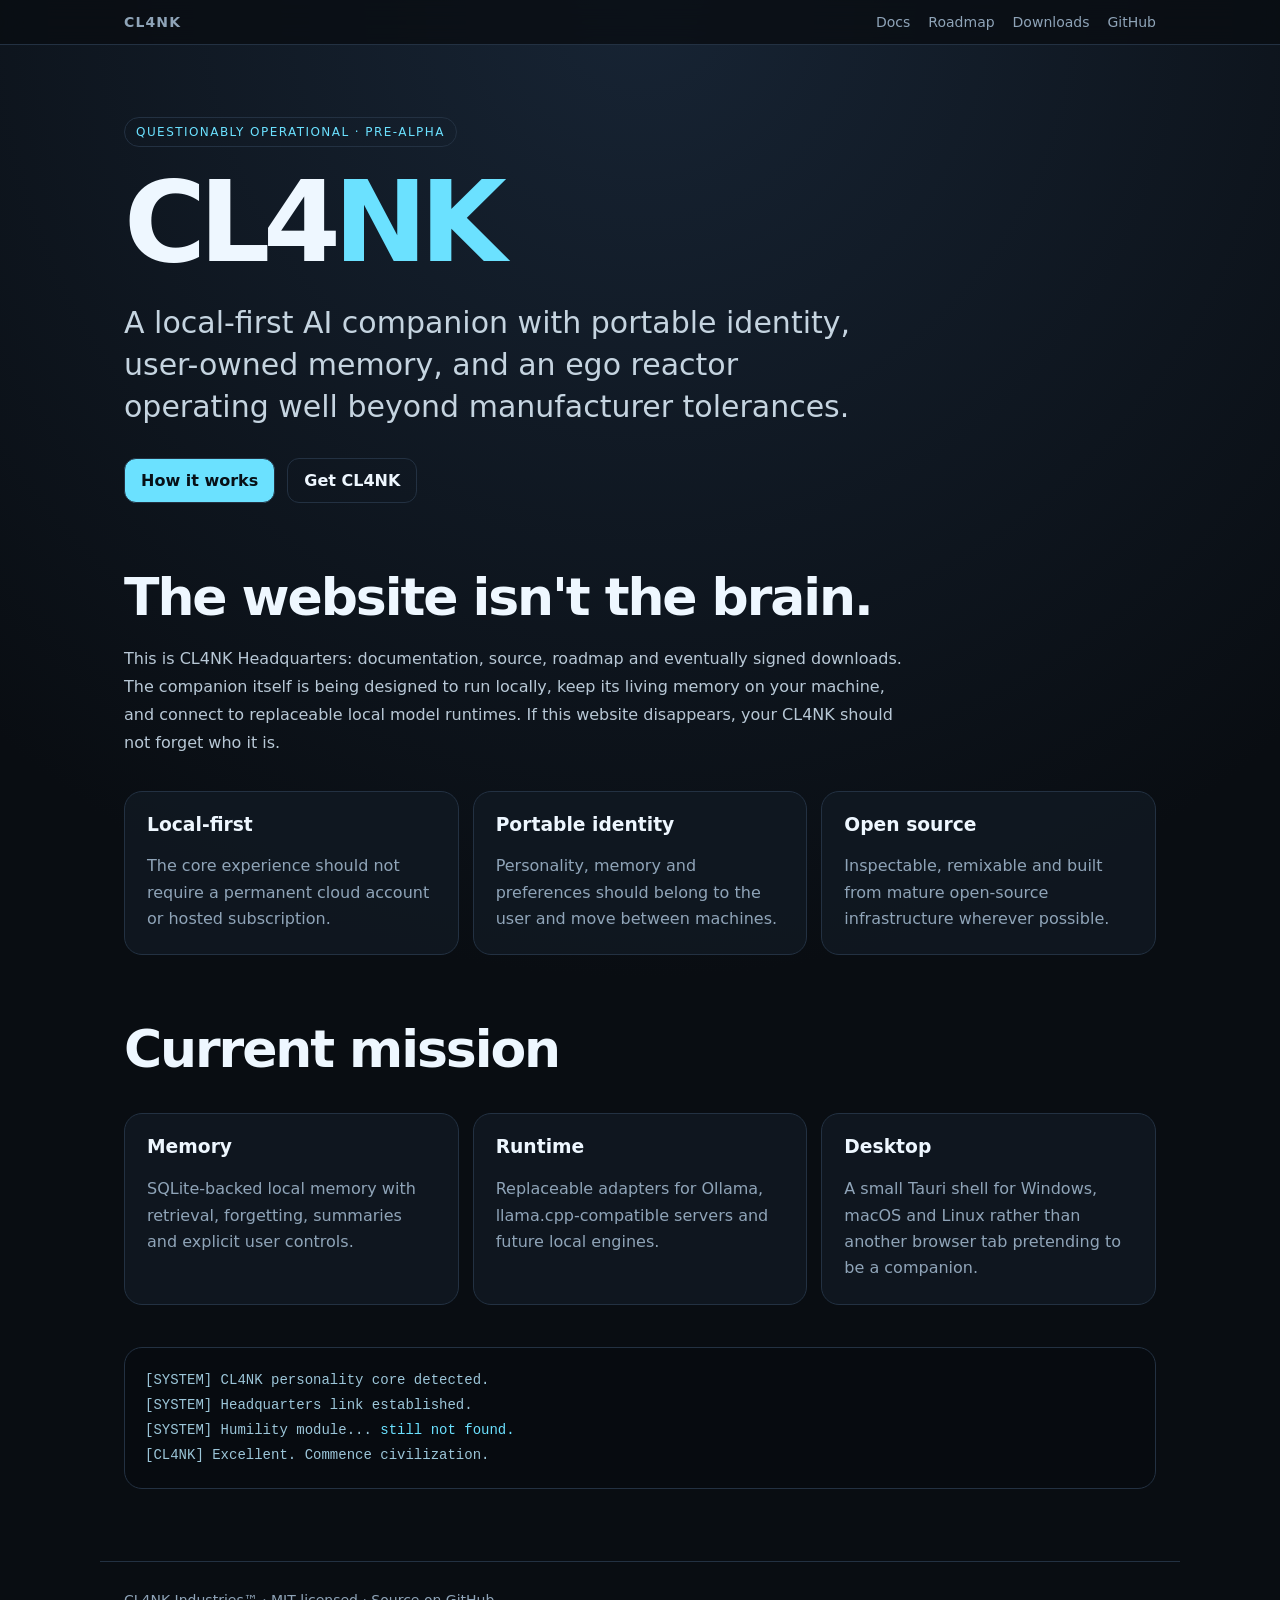
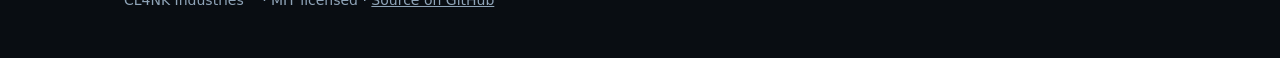
<file: index.html>
<!doctype html><html lang="en"><head><meta charset="utf-8"><meta name="viewport" content="width=device-width,initial-scale=1"><title>CL4NK · Local-first AI companion</title><meta name="description" content="CL4NK is a local-first, open-source AI companion with portable identity and user-owned memory."><link rel="stylesheet" href="/styles.css"></head><body><nav><div class="nav"><a class="brand" href="/">CL4NK</a><a href="/docs">Docs</a><a href="/roadmap">Roadmap</a><a href="/downloads">Downloads</a><a href="https://github.com/anticalvin/CL4NK">GitHub</a></div></nav><main><div class="badge">Questionably operational · pre-alpha</div><h1>CL4<span>NK</span></h1><p class="lead">A local-first AI companion with portable identity, user-owned memory, and an ego reactor operating well beyond manufacturer tolerances.</p><div class="actions"><a class="button" href="/docs">How it works</a><a class="button secondary" href="/downloads">Get CL4NK</a></div><h2>The website isn't the brain.</h2><p class="copy">This is CL4NK Headquarters: documentation, source, roadmap and eventually signed downloads. The companion itself is being designed to run locally, keep its living memory on your machine, and connect to replaceable local model runtimes. If this website disappears, your CL4NK should not forget who it is.</p><section class="grid"><article class="card"><h3>Local-first</h3><p>The core experience should not require a permanent cloud account or hosted subscription.</p></article><article class="card"><h3>Portable identity</h3><p>Personality, memory and preferences should belong to the user and move between machines.</p></article><article class="card"><h3>Open source</h3><p>Inspectable, remixable and built from mature open-source infrastructure wherever possible.</p></article></section><h2>Current mission</h2><section class="grid"><article class="card"><h3>Memory</h3><p>SQLite-backed local memory with retrieval, forgetting, summaries and explicit user controls.</p></article><article class="card"><h3>Runtime</h3><p>Replaceable adapters for Ollama, llama.cpp-compatible servers and future local engines.</p></article><article class="card"><h3>Desktop</h3><p>A small Tauri shell for Windows, macOS and Linux rather than another browser tab pretending to be a companion.</p></article></section><div class="terminal"><div>[SYSTEM] CL4NK personality core detected.</div><div>[SYSTEM] Headquarters link established.</div><div>[SYSTEM] Humility module... <span class="accent">still not found.</span></div><div>[CL4NK] Excellent. Commence civilization.</div></div></main><footer>CL4NK Industries™ · MIT licensed · <a href="https://github.com/anticalvin/CL4NK">Source on GitHub</a></footer></body></html>
</file>
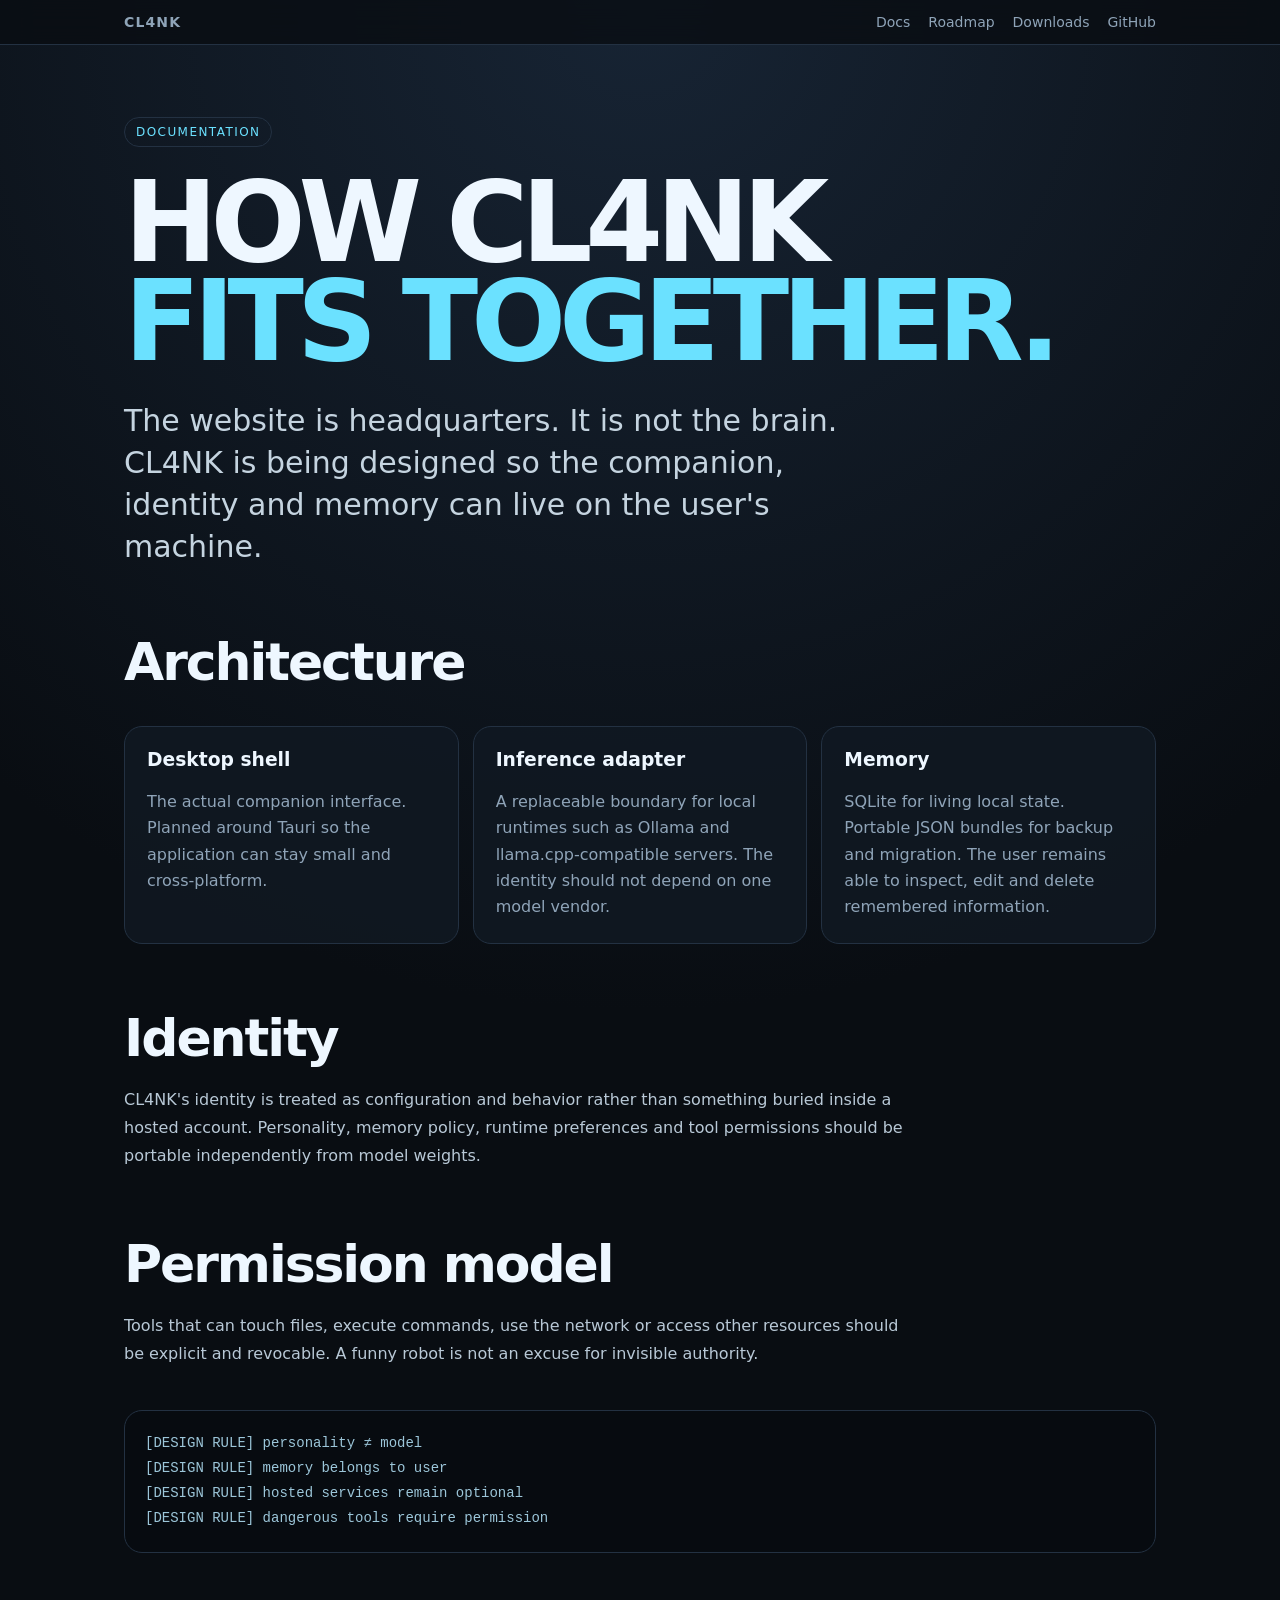
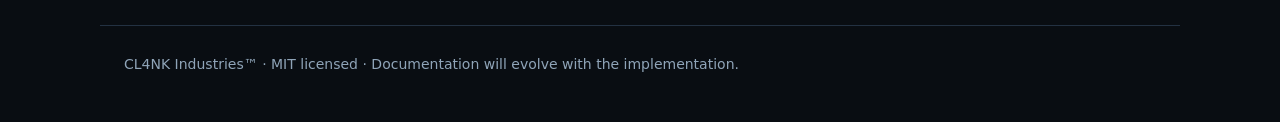
<file: docs.html>
<!doctype html><html lang="en"><head><meta charset="utf-8"><meta name="viewport" content="width=device-width,initial-scale=1"><title>CL4NK Docs</title><link rel="stylesheet" href="/styles.css"></head><body><nav><div class="nav"><a class="brand" href="/">CL4NK</a><a href="/docs">Docs</a><a href="/roadmap">Roadmap</a><a href="/downloads">Downloads</a><a href="https://github.com/anticalvin/CL4NK">GitHub</a></div></nav><main><div class="badge">Documentation</div><h1>HOW CL4NK<br><span>FITS TOGETHER.</span></h1><p class="lead">The website is headquarters. It is not the brain. CL4NK is being designed so the companion, identity and memory can live on the user's machine.</p><h2>Architecture</h2><section class="grid"><article class="card"><h3>Desktop shell</h3><p>The actual companion interface. Planned around Tauri so the application can stay small and cross-platform.</p></article><article class="card"><h3>Inference adapter</h3><p>A replaceable boundary for local runtimes such as Ollama and llama.cpp-compatible servers. The identity should not depend on one model vendor.</p></article><article class="card"><h3>Memory</h3><p>SQLite for living local state. Portable JSON bundles for backup and migration. The user remains able to inspect, edit and delete remembered information.</p></article></section><h2>Identity</h2><p class="copy">CL4NK's identity is treated as configuration and behavior rather than something buried inside a hosted account. Personality, memory policy, runtime preferences and tool permissions should be portable independently from model weights.</p><h2>Permission model</h2><p class="copy">Tools that can touch files, execute commands, use the network or access other resources should be explicit and revocable. A funny robot is not an excuse for invisible authority.</p><div class="terminal">[DESIGN RULE] personality ≠ model<br>[DESIGN RULE] memory belongs to user<br>[DESIGN RULE] hosted services remain optional<br>[DESIGN RULE] dangerous tools require permission</div></main><footer>CL4NK Industries™ · MIT licensed · Documentation will evolve with the implementation.</footer></body></html>
</file>
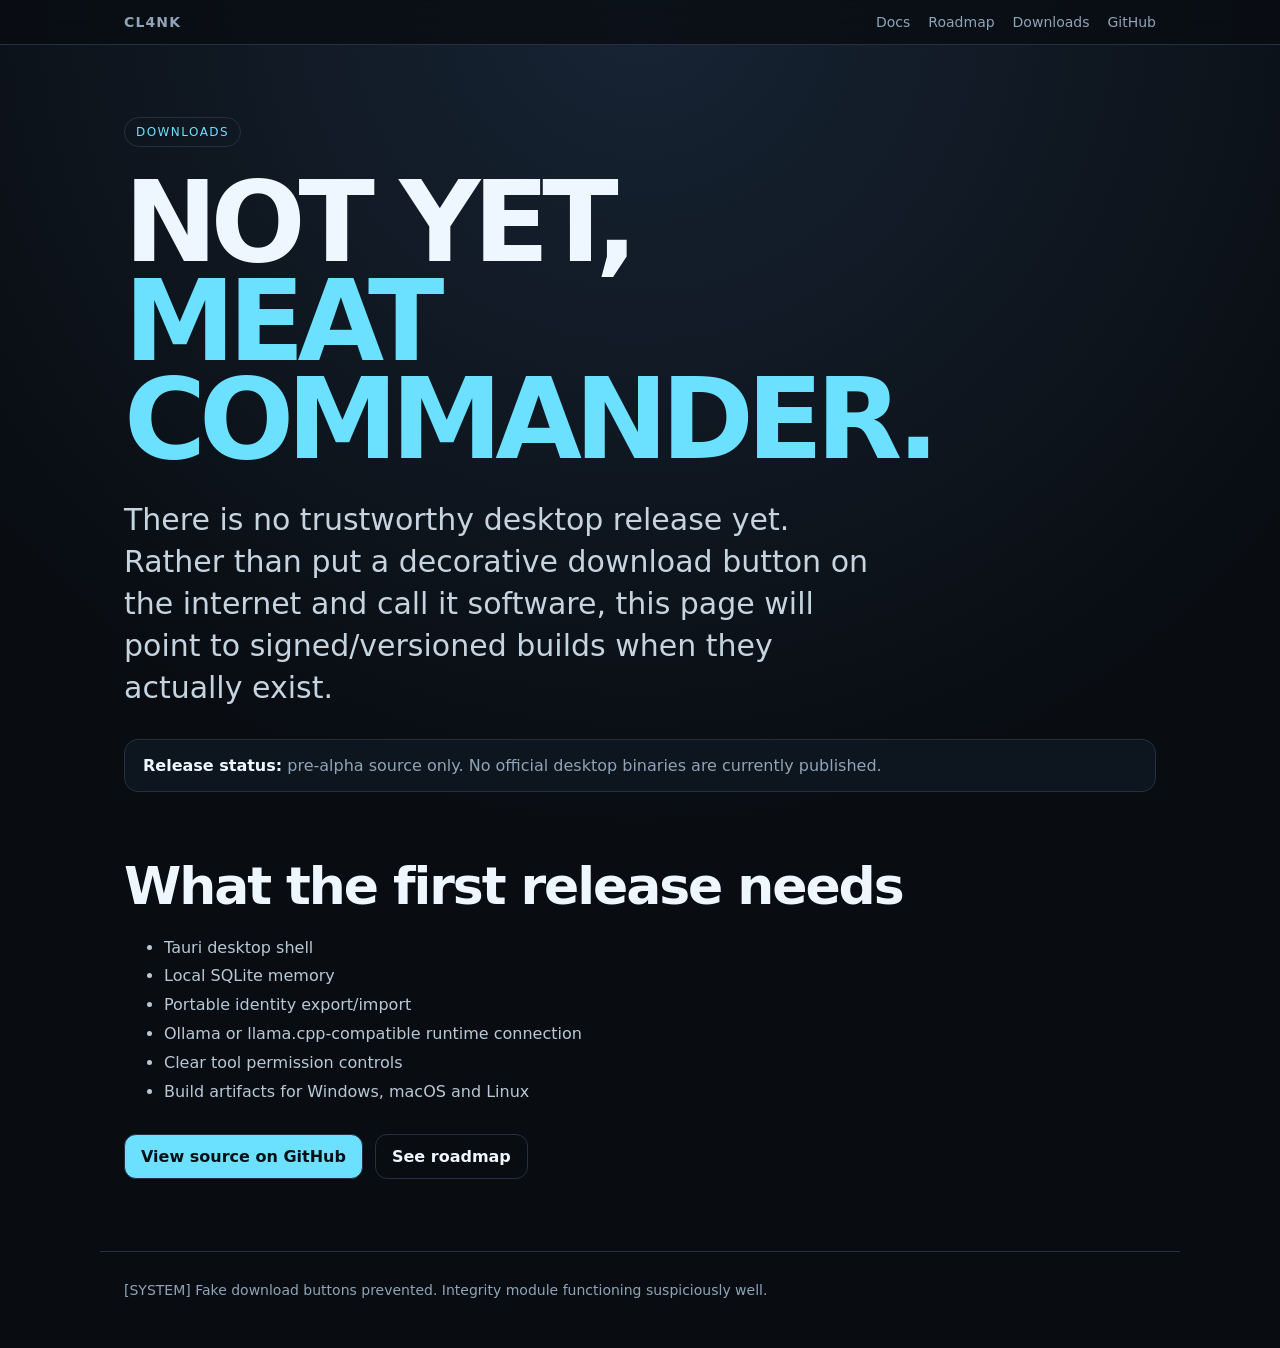
<file: downloads.html>
<!doctype html><html lang="en"><head><meta charset="utf-8"><meta name="viewport" content="width=device-width,initial-scale=1"><title>Download CL4NK</title><link rel="stylesheet" href="/styles.css"></head><body><nav><div class="nav"><a class="brand" href="/">CL4NK</a><a href="/docs">Docs</a><a href="/roadmap">Roadmap</a><a href="/downloads">Downloads</a><a href="https://github.com/anticalvin/CL4NK">GitHub</a></div></nav><main><div class="badge">Downloads</div><h1>NOT YET,<br><span>MEAT COMMANDER.</span></h1><p class="lead">There is no trustworthy desktop release yet. Rather than put a decorative download button on the internet and call it software, this page will point to signed/versioned builds when they actually exist.</p><div class="status"><strong>Release status:</strong> pre-alpha source only. No official desktop binaries are currently published.</div><h2>What the first release needs</h2><ul><li>Tauri desktop shell</li><li>Local SQLite memory</li><li>Portable identity export/import</li><li>Ollama or llama.cpp-compatible runtime connection</li><li>Clear tool permission controls</li><li>Build artifacts for Windows, macOS and Linux</li></ul><div class="actions"><a class="button" href="https://github.com/anticalvin/CL4NK">View source on GitHub</a><a class="button secondary" href="/roadmap">See roadmap</a></div></main><footer>[SYSTEM] Fake download buttons prevented. Integrity module functioning suspiciously well.</footer></body></html>
</file>
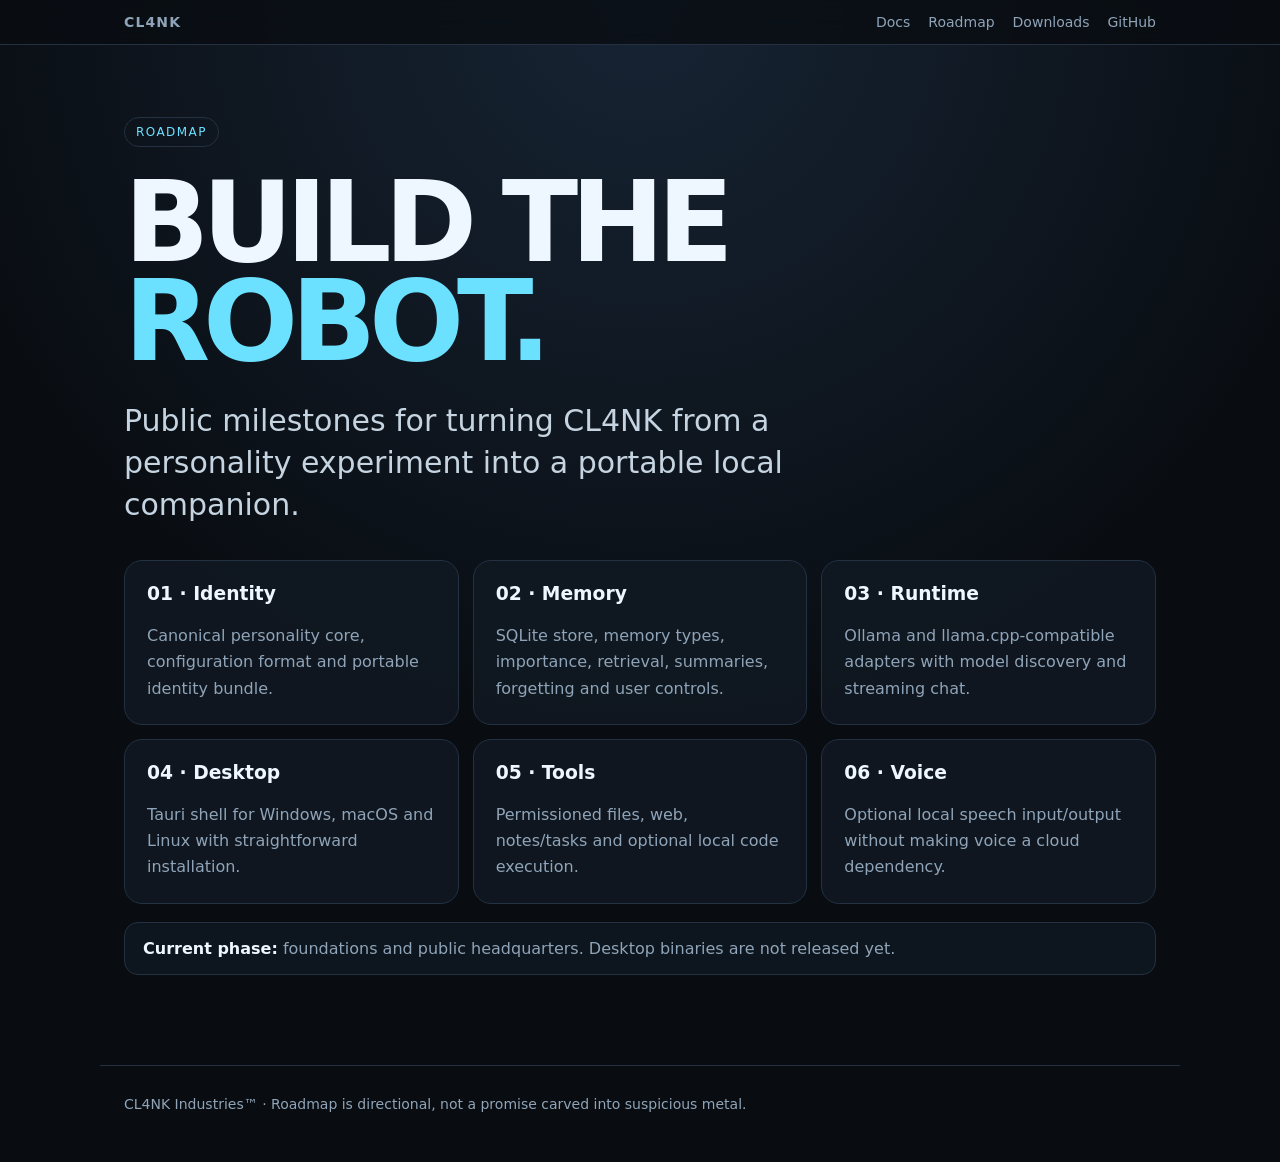
<file: roadmap.html>
<!doctype html><html lang="en"><head><meta charset="utf-8"><meta name="viewport" content="width=device-width,initial-scale=1"><title>CL4NK Roadmap</title><link rel="stylesheet" href="/styles.css"></head><body><nav><div class="nav"><a class="brand" href="/">CL4NK</a><a href="/docs">Docs</a><a href="/roadmap">Roadmap</a><a href="/downloads">Downloads</a><a href="https://github.com/anticalvin/CL4NK">GitHub</a></div></nav><main><div class="badge">Roadmap</div><h1>BUILD THE<br><span>ROBOT.</span></h1><p class="lead">Public milestones for turning CL4NK from a personality experiment into a portable local companion.</p><section class="grid"><article class="card"><h3>01 · Identity</h3><p>Canonical personality core, configuration format and portable identity bundle.</p></article><article class="card"><h3>02 · Memory</h3><p>SQLite store, memory types, importance, retrieval, summaries, forgetting and user controls.</p></article><article class="card"><h3>03 · Runtime</h3><p>Ollama and llama.cpp-compatible adapters with model discovery and streaming chat.</p></article><article class="card"><h3>04 · Desktop</h3><p>Tauri shell for Windows, macOS and Linux with straightforward installation.</p></article><article class="card"><h3>05 · Tools</h3><p>Permissioned files, web, notes/tasks and optional local code execution.</p></article><article class="card"><h3>06 · Voice</h3><p>Optional local speech input/output without making voice a cloud dependency.</p></article></section><div class="status"><strong>Current phase:</strong> foundations and public headquarters. Desktop binaries are not released yet.</div></main><footer>CL4NK Industries™ · Roadmap is directional, not a promise carved into suspicious metal.</footer></body></html>
</file>
<file: styles.css>
:root{color-scheme:dark;--bg:#090d12;--panel:#111923;--line:#233142;--text:#eef7ff;--muted:#8fa4b8;--accent:#6be1ff;--accent2:#9af0ff}*{box-sizing:border-box}html{scroll-behavior:smooth}body{margin:0;font-family:Inter,ui-sans-serif,system-ui,sans-serif;background:radial-gradient(circle at top,#172434 0,#090d12 55%);color:var(--text)}a{color:inherit}nav{position:sticky;top:0;z-index:5;backdrop-filter:blur(14px);background:rgba(9,13,18,.8);border-bottom:1px solid var(--line)}.nav{max-width:1080px;margin:auto;padding:14px 24px;display:flex;gap:18px;align-items:center}.brand{font-weight:900;letter-spacing:.08em;margin-right:auto}.nav a{text-decoration:none;color:var(--muted);font-size:14px}.nav a:hover{color:var(--text)}main{max-width:1080px;margin:auto;padding:72px 24px}.badge{display:inline-block;border:1px solid var(--line);border-radius:999px;padding:7px 11px;color:var(--accent);font-size:12px;letter-spacing:.12em;text-transform:uppercase}h1{font-size:clamp(54px,11vw,112px);line-height:.88;margin:26px 0 22px;letter-spacing:-.065em}h1 span,.accent{color:var(--accent)}h2{font-size:clamp(28px,5vw,52px);letter-spacing:-.04em;margin:64px 0 18px}h3{margin-top:0}.lead{max-width:760px;color:#c5d4e0;font-size:clamp(20px,3vw,30px);line-height:1.4}.copy{max-width:780px;color:#b8c8d6;line-height:1.75}.grid{display:grid;grid-template-columns:repeat(3,1fr);gap:14px;margin-top:34px}.card{background:rgba(17,25,35,.82);border:1px solid var(--line);border-radius:18px;padding:22px}.card p{color:var(--muted);line-height:1.65;margin-bottom:0}.terminal{margin-top:42px;background:#070b10;border:1px solid var(--line);border-radius:18px;padding:20px;font:14px/1.8 ui-monospace,SFMono-Regular,Menlo,monospace;color:#9cc6d9}.actions{display:flex;gap:12px;flex-wrap:wrap;margin-top:28px}.button{display:inline-block;text-decoration:none;padding:12px 16px;border-radius:12px;border:1px solid var(--line);background:var(--accent);color:#071017;font-weight:800}.button.secondary{background:transparent;color:var(--text)}.status{padding:16px 18px;border:1px solid var(--line);border-radius:14px;background:#0d151e;color:var(--muted);margin:18px 0}.status strong{color:var(--text)}code{background:#0d151e;border:1px solid var(--line);border-radius:6px;padding:2px 6px}ul{color:#b8c8d6;line-height:1.8}footer{max-width:1080px;margin:auto;padding:30px 24px 50px;color:var(--muted);font-size:14px;border-top:1px solid var(--line)}@media(max-width:760px){.grid{grid-template-columns:1fr}.nav{overflow-x:auto}.nav .brand{position:sticky;left:0;background:rgba(9,13,18,.95);padding-right:8px}main{padding-top:48px}}
</file>
